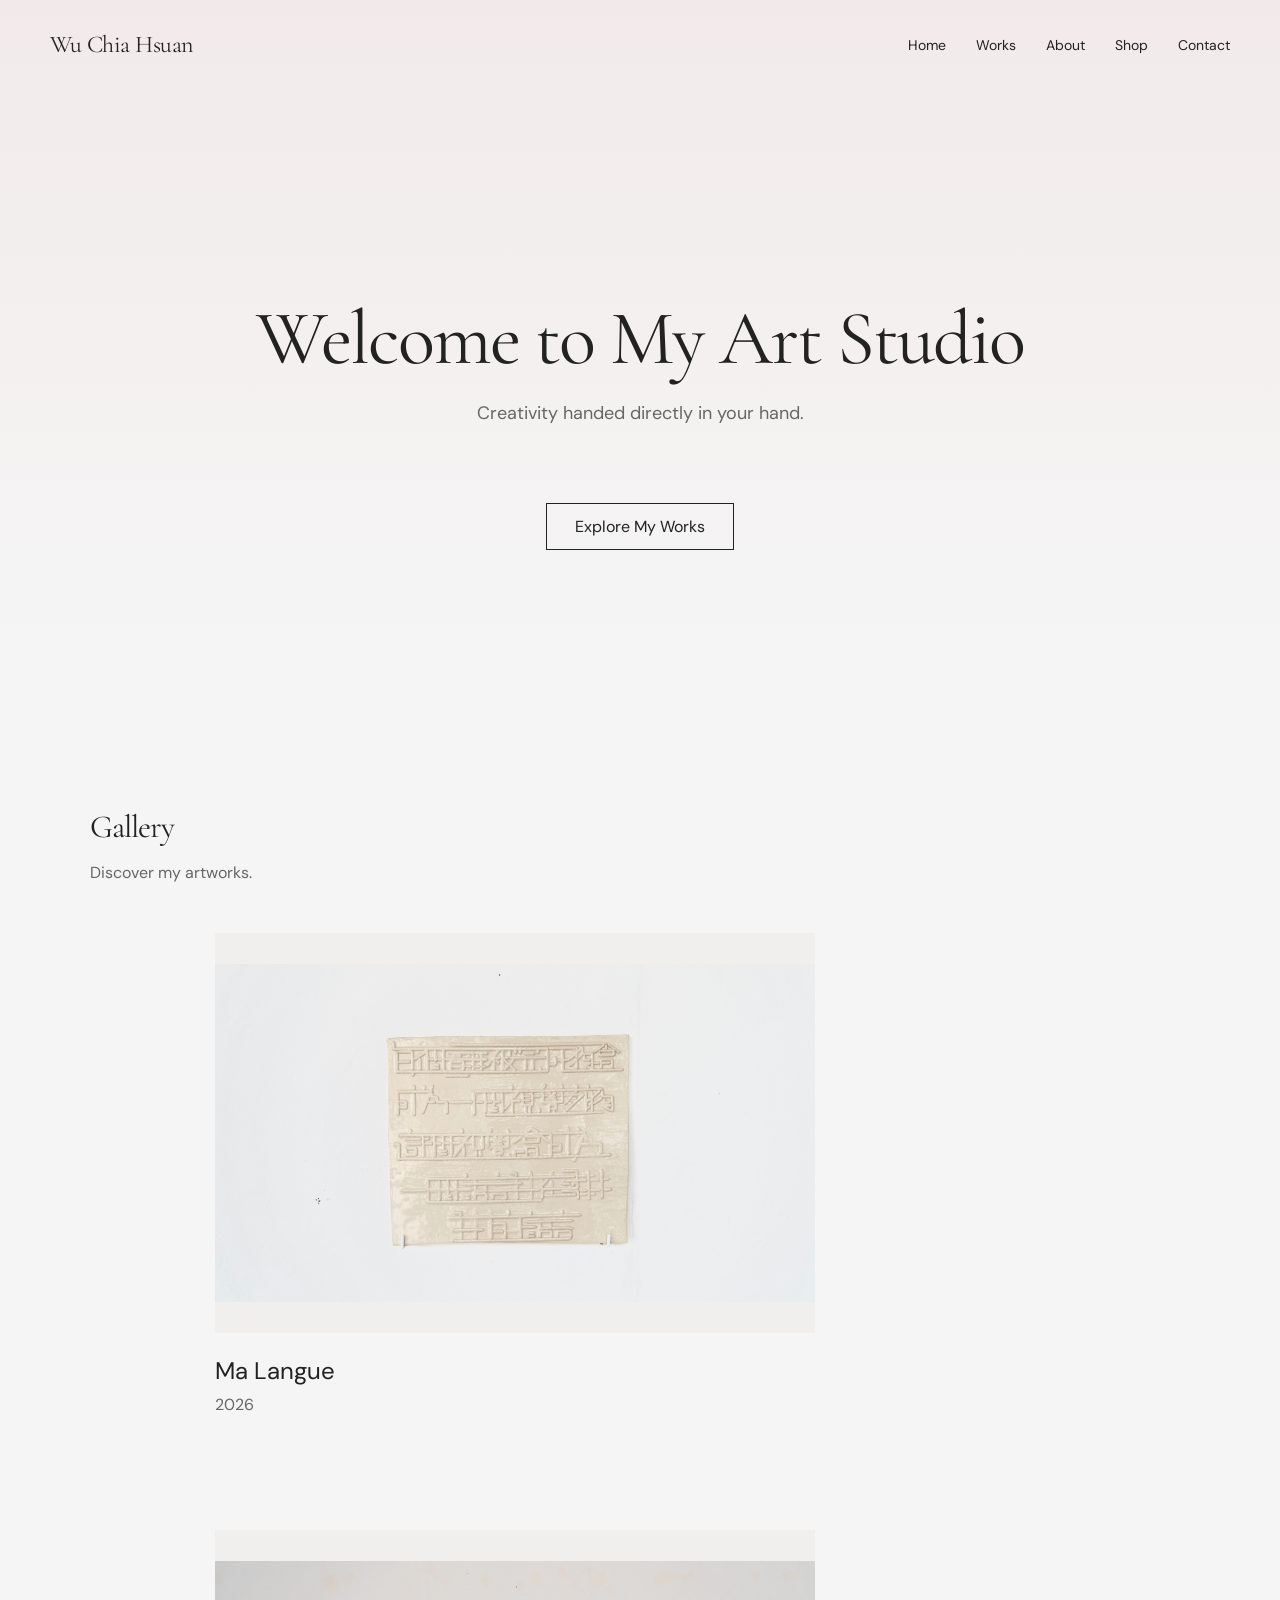
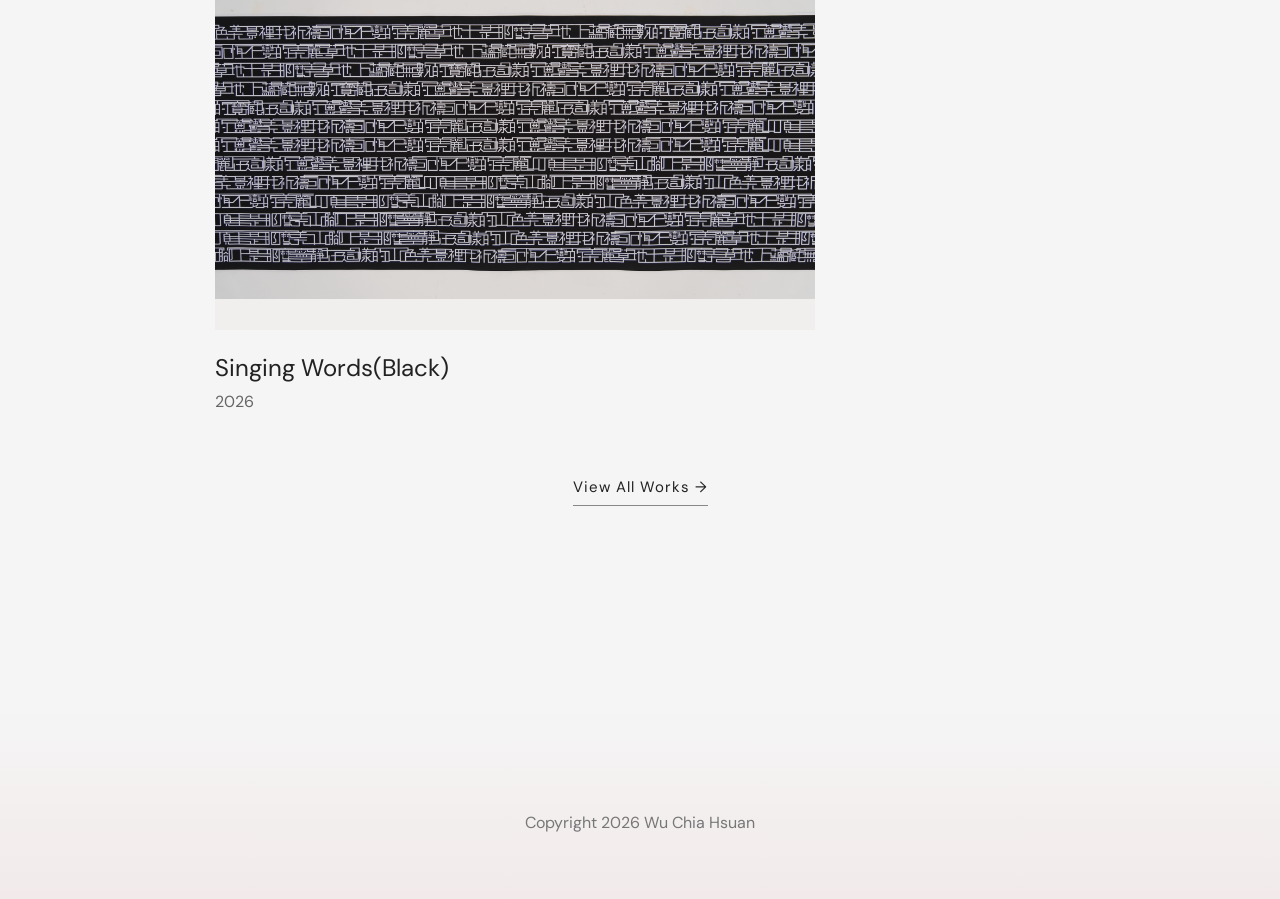
<file: index.html>
<!DOCTYPE html>
<html lang="en">

<head>
    <meta charset="UTF-8">
    <meta name="viewport" content="width=device-width, initial-scale=1.0">

    <title>My Art Studio | Original Artworks</title>
    <link rel="stylesheet" href="style.css">
</head>

<body>

    <header>

        <h1>Wu Chia Hsuan</h1>

        <nav>
            <a href="#">Home</a>
            <a href="works.html">Works</a>
            <a href="about.html">About</a>
           <a href="shop.html">Shop</a>
          <a href="contact.html">Contact</a>
        </nav>

    </header>


    <main>

        <section class="hero">

            <h2>Welcome to My Art Studio</h2>

            <p>
                Creativity handed directly in your hand.
            </p>

            <a href="works.html" class="hero-button">
                Explore My Works
            </a>

        </section>


     <section class="featured-gallery">

    <h2>Gallery</h2>

    <p>
        Discover my artworks.
    </p>

    <div id="gallery"></div>
    <a href="works.html" class="view-all-works">
    View All Works →
</a>

</section>

    </main>


    <footer>

        <p>
            Copyright 2026 Wu Chia Hsuan
        </p>

    </footer>

<script src="artworks.js"></script>
    <script src="script.js"></script>
</body>

</html>
</file>
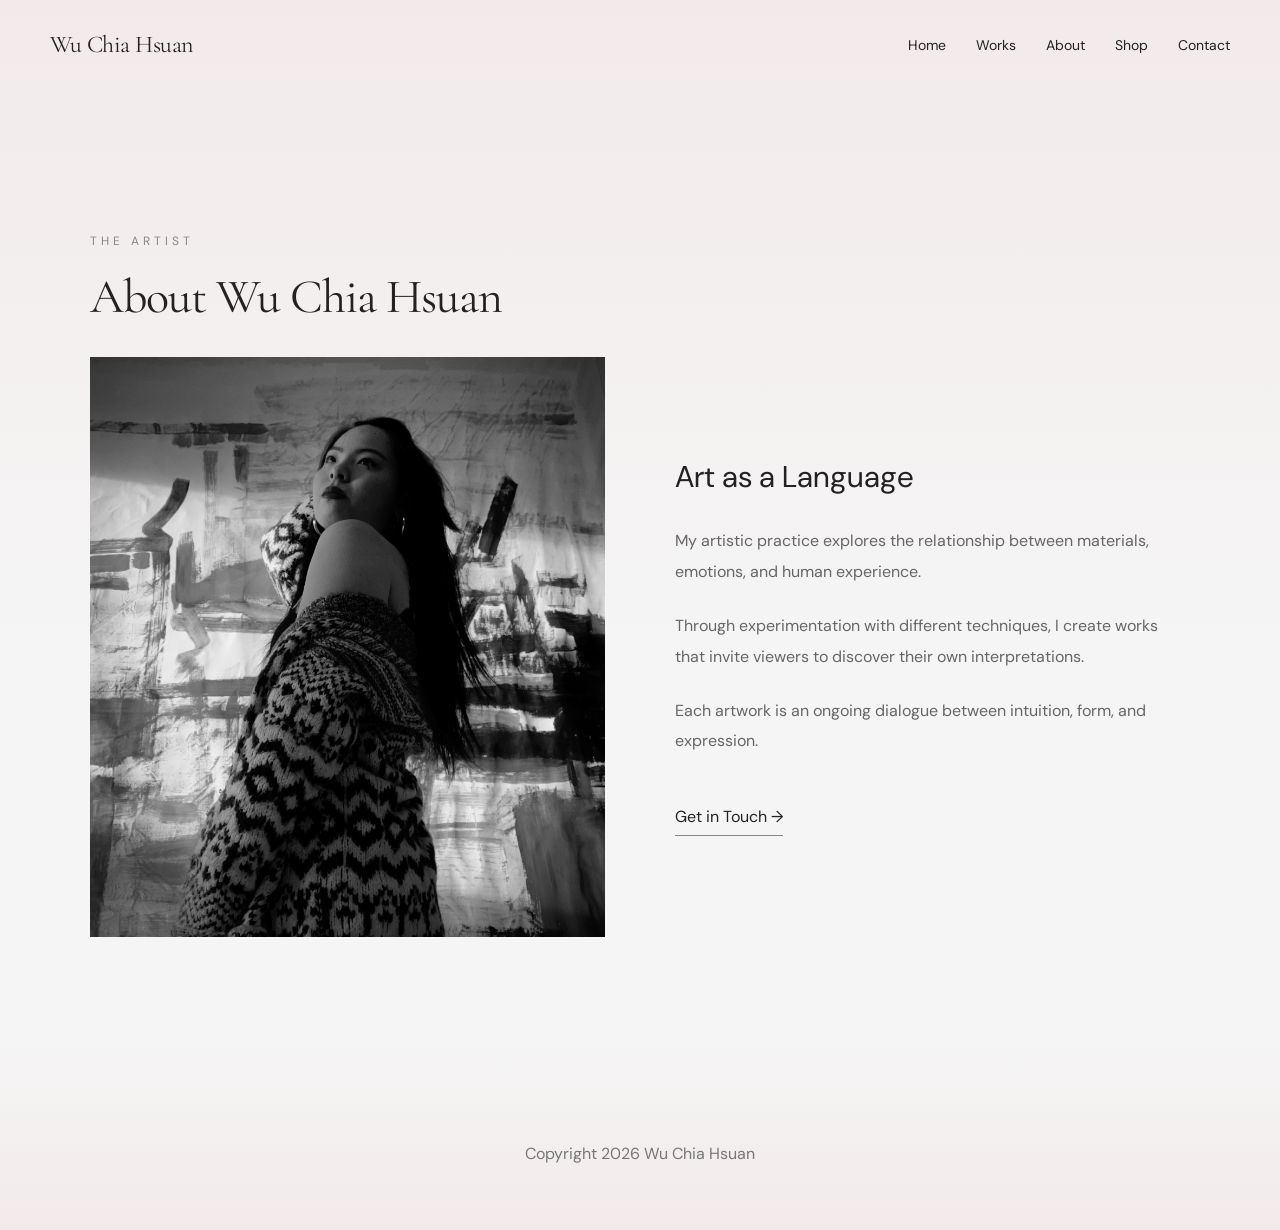
<file: about.html>
<!DOCTYPE html>
<html lang="en">

<head>
    <meta charset="UTF-8">
    <meta name="viewport" content="width=device-width, initial-scale=1.0">

    <title>About | Wu Chia Hsuan</title>

    <link rel="stylesheet" href="style.css">
</head>

<body>

    <header>
        <h1>Wu Chia Hsuan</h1>

        <nav>
            <a href="index.html">Home</a>
            <a href="works.html">Works</a>
            <a href="about.html">About</a>
            <a href="shop.html">Shop</a>
            <a href="contact.html">Contact</a>
        </nav>
    </header>

    <main>

        <section class="about-page">

            <p class="about-label">THE ARTIST</p>

            <h2>About Wu Chia Hsuan</h2>

            <div class="about-layout">

               <div class="about-image">
    <img src="images/artist-portrait.jpg" alt="Artist portrait">
</div>

                <div class="about-text">

                    <h3>Art as a Language</h3>

                    <p>
                        My artistic practice explores the relationship
                        between materials, emotions, and human experience.
                    </p>

                    <p>
                        Through experimentation with different techniques,
                        I create works that invite viewers to discover
                        their own interpretations.
                    </p>

                    <p>
                        Each artwork is an ongoing dialogue between
                        intuition, form, and expression.
                    </p>

                    <a class="about-contact-link" href="contact.html">
                        Get in Touch →
                    </a>

                </div>

            </div>

        </section>

    </main>

    <footer>
        <p>Copyright 2026 Wu Chia Hsuan</p>
    </footer>
<script>
document.addEventListener("DOMContentLoaded", function () {
   const aboutTitle = document.querySelector(".about-page > h2");

if (aboutTitle) {
    const titleObserver = new IntersectionObserver((entries) => {
        entries.forEach((entry) => {
            if (entry.isIntersecting) {
                entry.target.classList.add("is-visible");
                titleObserver.unobserve(entry.target);
            }
        });
    }, {
        threshold: 0.2
    });

    titleObserver.observe(aboutTitle);
}
    const aboutText = document.querySelector(".about-text");

    if (!aboutText) return;

    const observer = new IntersectionObserver((entries) => {
        entries.forEach((entry) => {
            if (entry.isIntersecting) {
                entry.target.classList.add("is-visible");
                observer.unobserve(entry.target);
            }
        });
    }, {
        threshold: 0.2
    });

    observer.observe(aboutText);
    // About Portrait - Mobile Scroll Color
const aboutImage = document.querySelector(".about-image img");

if (aboutImage) {
    const imageObserver = new IntersectionObserver((entries) => {
        entries.forEach((entry) => {
            if (entry.isIntersecting) {
    entry.target.parentElement.classList.add("is-color");
} else {
    entry.target.parentElement.classList.remove("is-color");
}
        });
    }, {
        threshold: 0.3
    });

    imageObserver.observe(aboutImage);
}
});
</script>
</body>

</html>
</file>
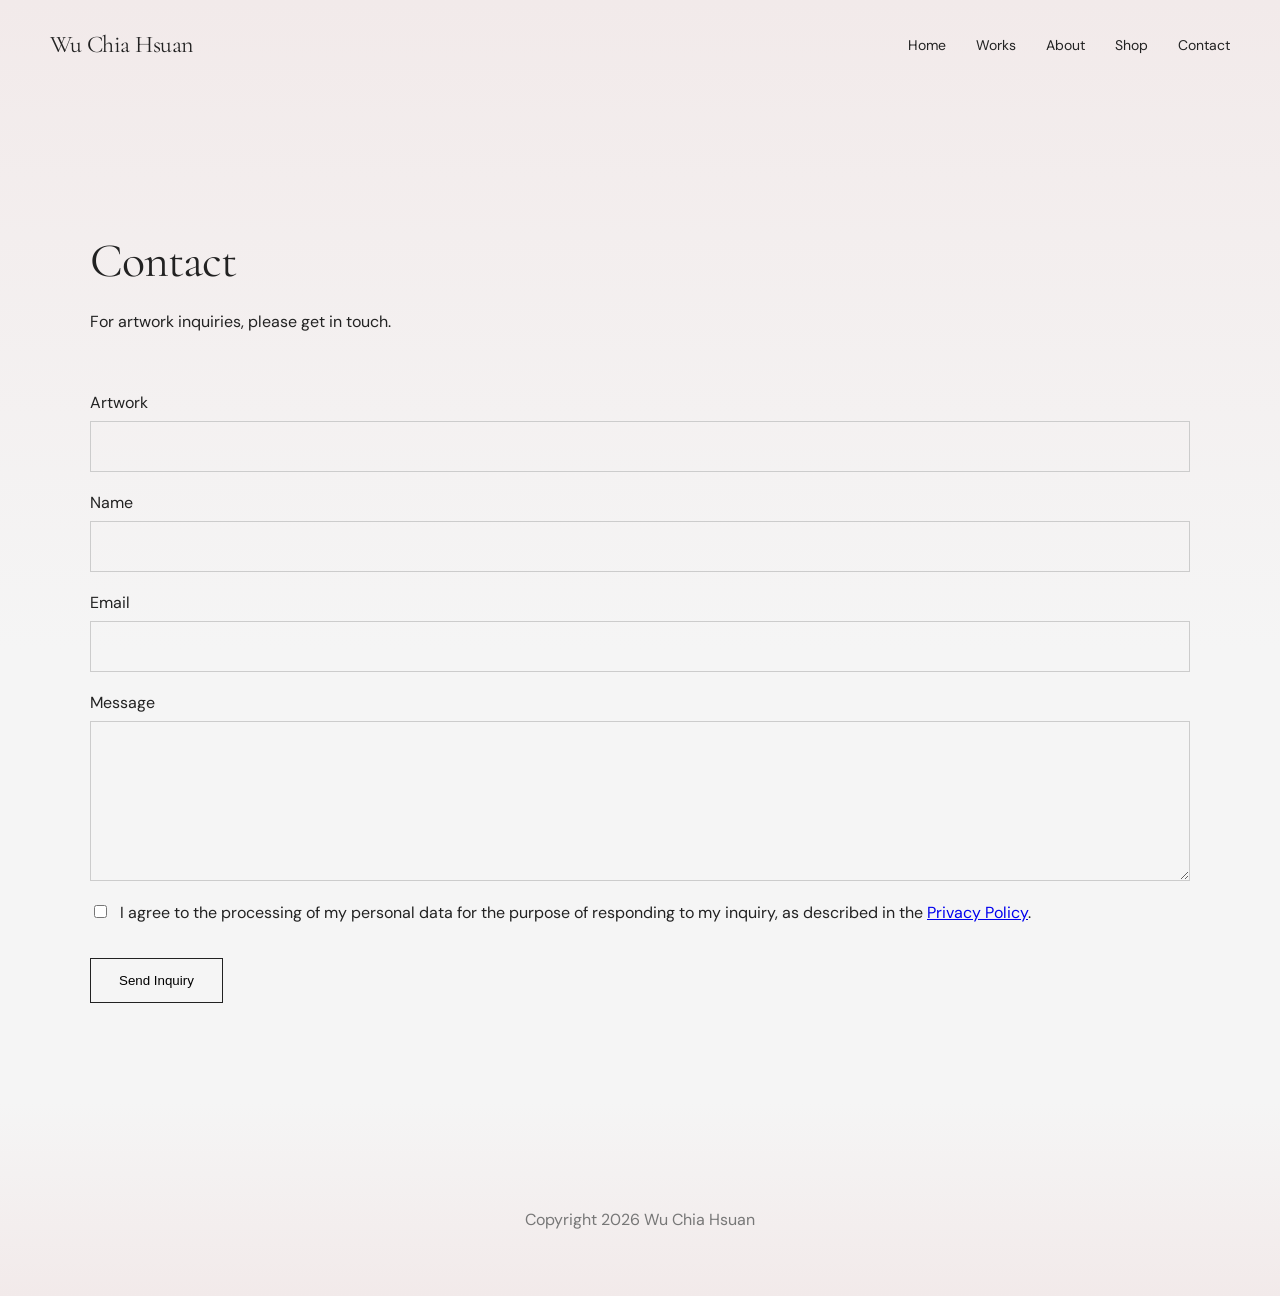
<file: contact.html>
<!DOCTYPE html>
<html lang="en">

<head>
    <meta charset="UTF-8">
    <meta name="viewport" content="width=device-width, initial-scale=1.0">

    <title>Contact | My Art Studio</title>

    <link rel="stylesheet" href="style.css">
</head>

<body>

    <header>

        <h1>Wu Chia Hsuan</h1>

        <nav>
            <a href="index.html">Home</a>
            <a href="works.html">Works</a>
            <a href="about.html">About</a>
            <a href="shop.html">Shop</a>
            <a href="contact.html">Contact</a>
        </nav>

    </header>


    <main>

        <section class="contact">

            <h2>Contact</h2>

            <p>
                For artwork inquiries, please get in touch.
            </p>
  <form action="https://formspree.io/f/xeaeedgl" method="POST">

    <label for="artwork">Artwork</label>

    <input
        type="text"
        id="artwork"
        name="artwork"
        readonly
    >


    <label for="name">Name</label>

    <input
        type="text"
        id="name"
        name="name"
        required
    >


    <label for="email">Email</label>

    <input
        type="email"
        id="email"
        name="email"
        required
    >


    <label for="message">Message</label>

    <textarea
        id="message"
        name="message"
        required
    ></textarea>


    <label class="privacy-consent">

        <input
            type="checkbox"
            id="privacy"
            name="privacy"
            required
        >

        <span>
            I agree to the processing of my personal data
            for the purpose of responding to my inquiry,
            as described in the
            <a href="privacy.html" target="_blank">Privacy Policy</a>.
        </span>

    </label>


    <button type="submit">Send Inquiry</button>

</form>

    </main>


    <footer>

        <p>Copyright 2026 Wu Chia Hsuan</p>

    </footer>

    <script src="artworks.js"></script>
    <script src="contact.js"></script>

    <script>
document.addEventListener("DOMContentLoaded", function () {
    const contactText = document.querySelectorAll(
        ".contact > h2, .contact > p"
    );

    const observer = new IntersectionObserver((entries) => {
        entries.forEach((entry) => {
            if (entry.isIntersecting) {
                entry.target.classList.add("is-visible");
                observer.unobserve(entry.target);
            }
        });
    }, {
        threshold: 0.2
    });

    contactText.forEach((element) => observer.observe(element));
});
</script>
</body>

</html>
</file>
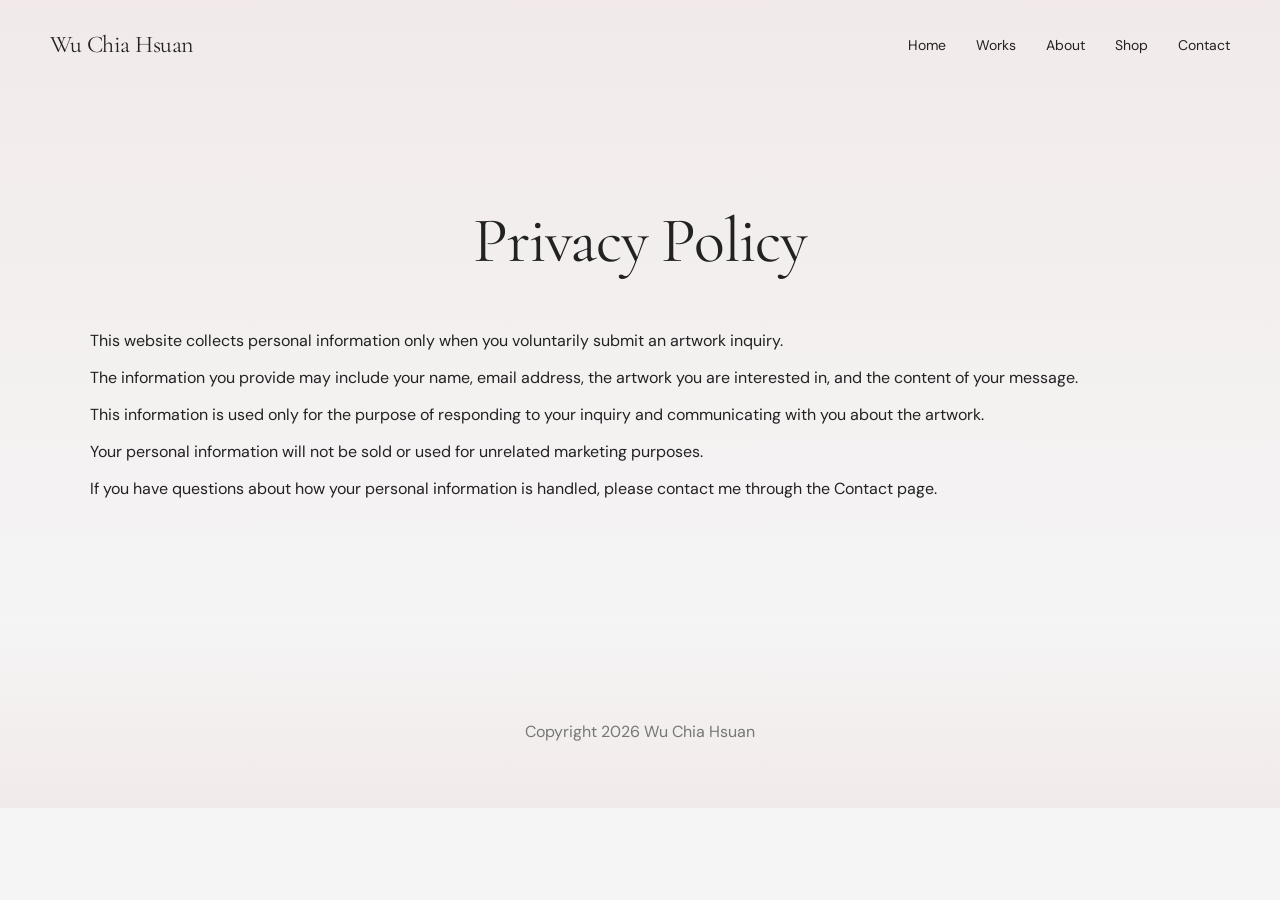
<file: privacy.html>
<!DOCTYPE html>
<html lang="en">

<head>
    <meta charset="UTF-8">
    <meta name="viewport" content="width=device-width, initial-scale=1.0">

    <title>Privacy Policy | Wu Chia Hsuan</title>

    <link rel="stylesheet" href="style.css">
</head>

<body>

    <header>

        <h1>Wu Chia Hsuan</h1>

        <nav>
            <a href="index.html">Home</a>
            <a href="works.html">Works</a>
            <a href="about.html">About</a>
            <a href="shop.html">Shop</a>
            <a href="contact.html">Contact</a>
        </nav>

    </header>


    <main>

        <section class="privacy">

            <h2>Privacy Policy</h2>

            <p>
                This website collects personal information only when
                you voluntarily submit an artwork inquiry.
            </p>

            <p>
                The information you provide may include your name,
                email address, the artwork you are interested in,
                and the content of your message.
            </p>

            <p>
                This information is used only for the purpose of
                responding to your inquiry and communicating with
                you about the artwork.
            </p>

            <p>
                Your personal information will not be sold or used
                for unrelated marketing purposes.
            </p>

            <p>
                If you have questions about how your personal
                information is handled, please contact me through
                the Contact page.
            </p>

        </section>

    </main>


    <footer>

        <p>Copyright 2026 Wu Chia Hsuan</p>

    </footer>

    <script>
document.addEventListener("DOMContentLoaded", function () {
    const privacyTitle = document.querySelector(".privacy > h2");

    if (!privacyTitle) return;

    const observer = new IntersectionObserver((entries) => {
        entries.forEach((entry) => {
            if (entry.isIntersecting) {
                entry.target.classList.add("is-visible");
                observer.unobserve(entry.target);
            }
        });
    }, {
        threshold: 0.2
    });

    observer.observe(privacyTitle);
});
</script>
</body>

</html>
</file>
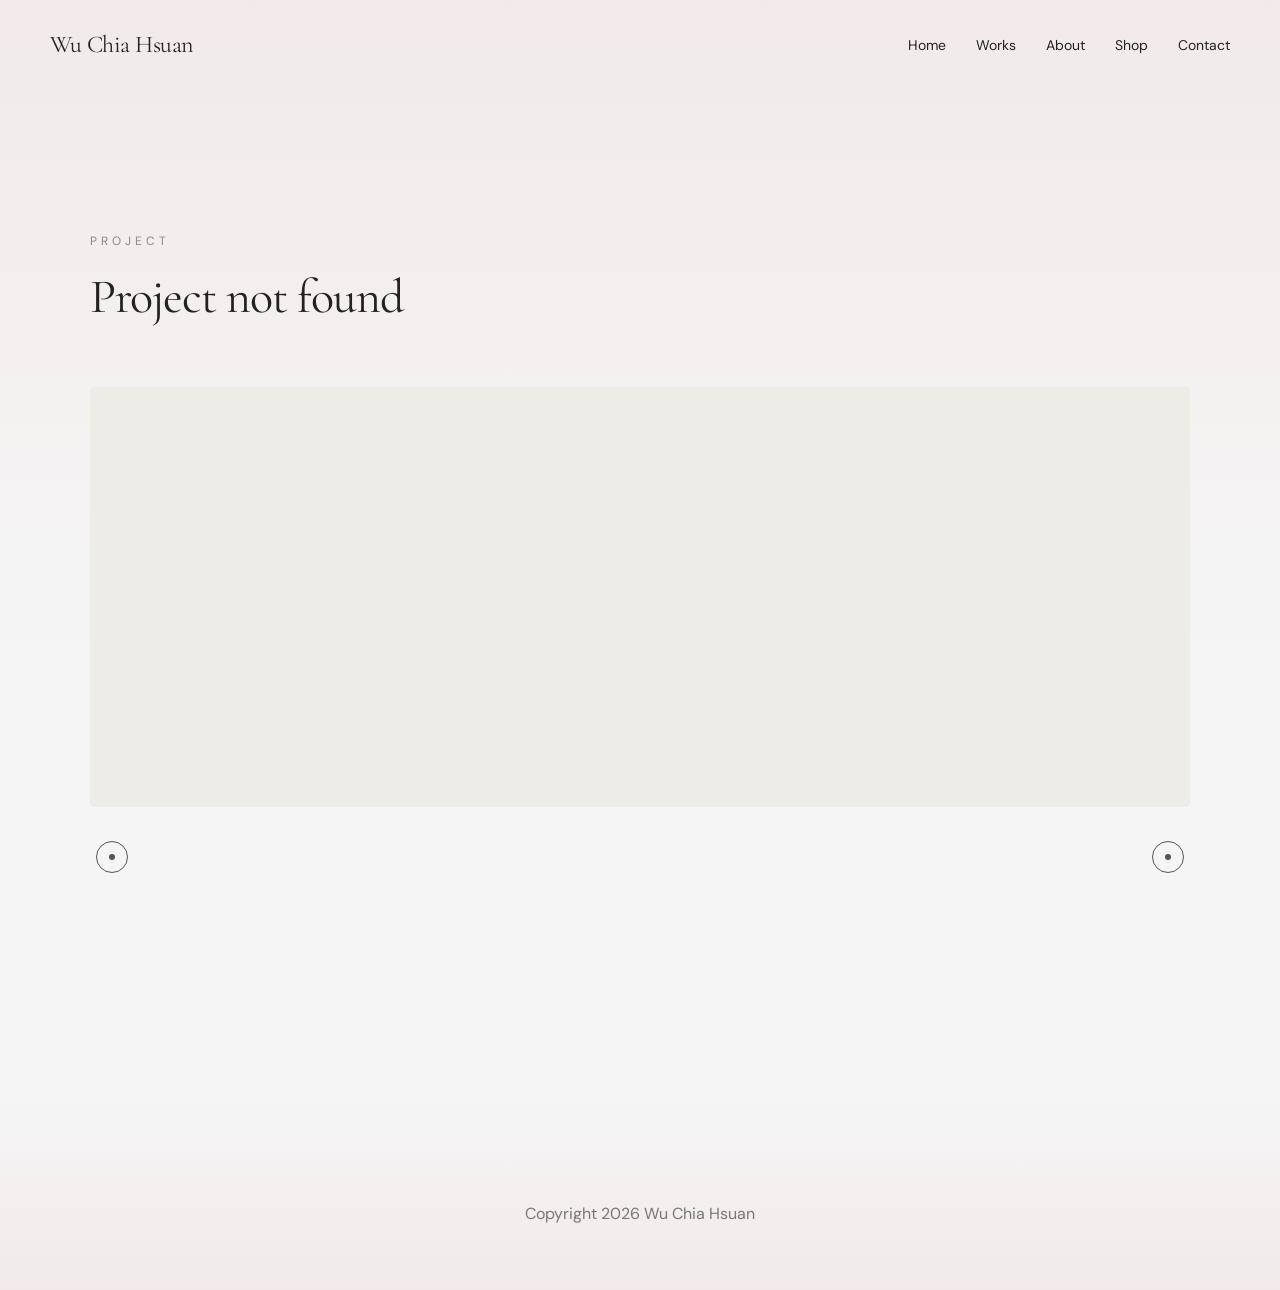
<file: project.html>
<!DOCTYPE html>
<html lang="en">
<head>
    <meta charset="UTF-8">
    <meta name="viewport" content="width=device-width, initial-scale=1.0">
    <title>Project | Wu Chia Hsuan</title>
    <link rel="stylesheet" href="style.css">
</head>
<body>
    <header>
        <h1>Wu Chia Hsuan</h1>
        <nav>
            <a href="index.html">Home</a>
            <a href="works.html">Works</a>
            <a href="about.html">About</a>
            <a href="shop.html">Shop</a>
            <a href="contact.html">Contact</a>
        </nav>
    </header>

    <main>
        <section class="works-page">
            <p class="works-label">PROJECT</p>
            <h2 id="project-title"></h2>
            <p id="project-year" class="works-intro"></p>

            <div class="project-hero">
                <div class="project-curtain">
                    <h3>About the Project</h3>
                    <p id="project-description-text"></p>
                </div>
            </div>

            <div class="project-gallery-wrapper">
                <button class="gallery-arrow gallery-prev"
                        type="button"
                        aria-label="Previous artworks">
                    <span class="gallery-dot" aria-hidden="true"></span>
                </button>

                <div id="project-artworks" class="gallery-grid"></div>

                <button class="gallery-arrow gallery-next"
                        type="button"
                        aria-label="Next artworks">
                    <span class="gallery-dot" aria-hidden="true"></span>
                </button>
            </div>
        </section>
    </main>

    <footer>
        <p>Copyright 2026 Wu Chia Hsuan</p>
    </footer>

    <script src="artworks.js"></script>
    <script src="projects.js"></script>
    <script src="project.js"></script>
</body>
</html>
</file>
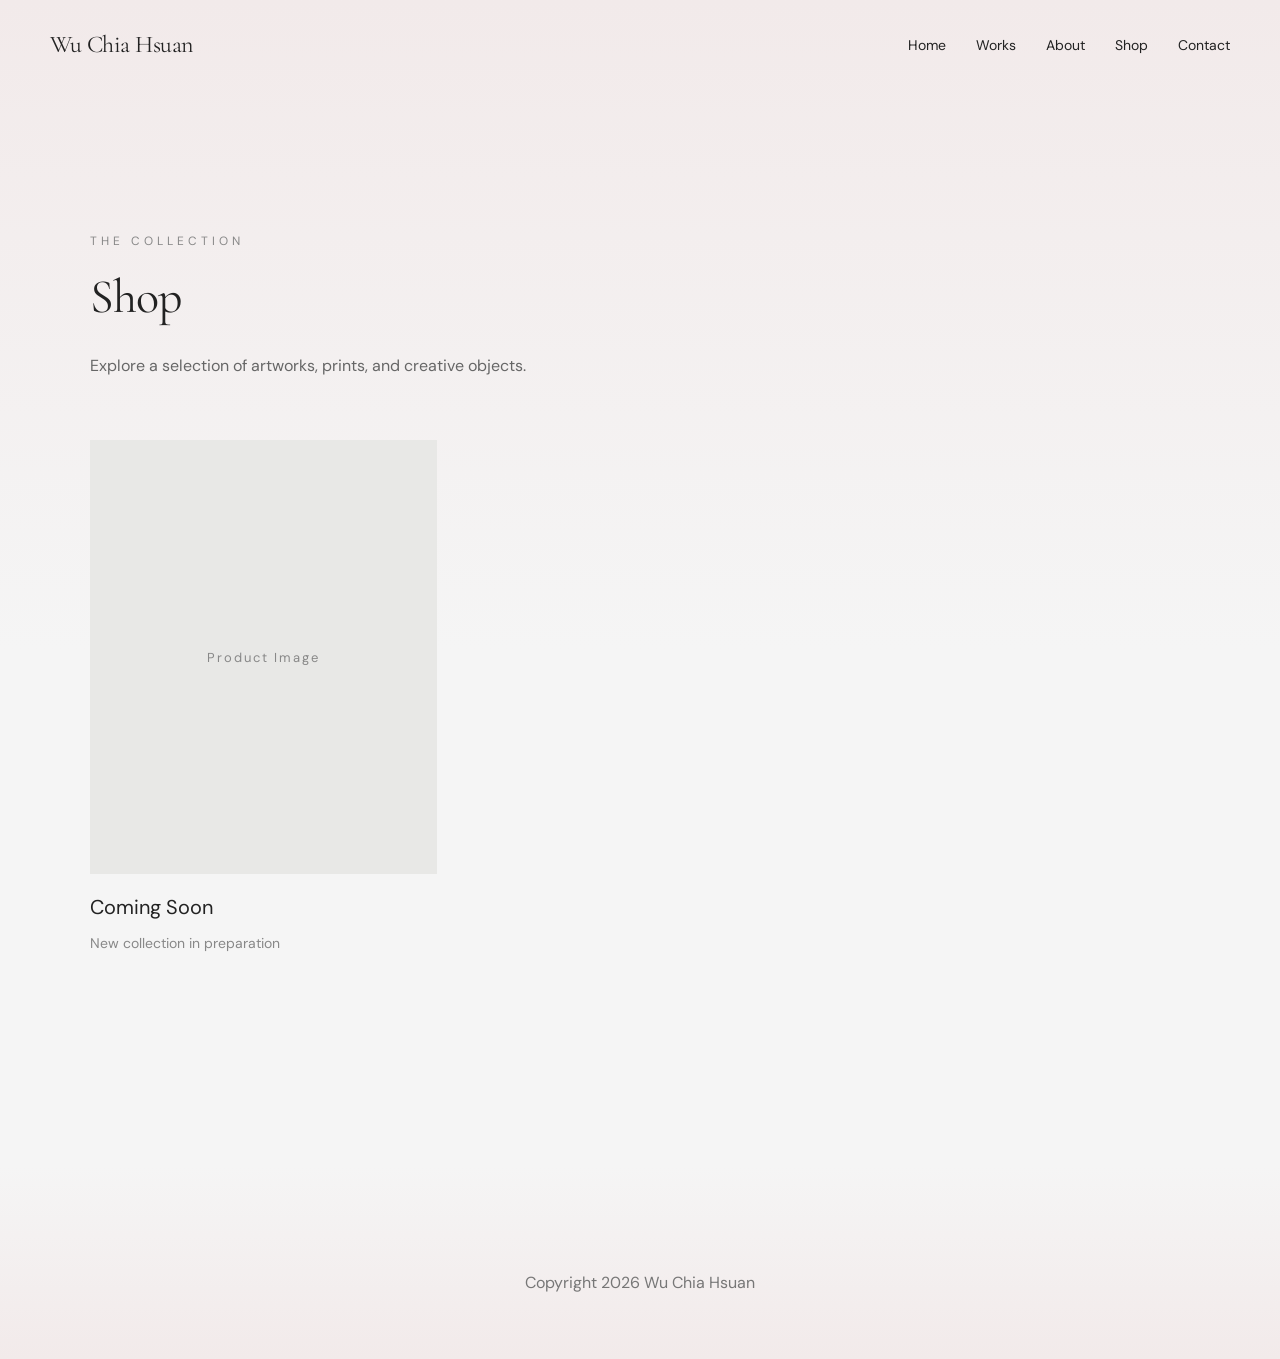
<file: shop.html>
<!DOCTYPE html>
<html lang="en">

<head>
    <meta charset="UTF-8">
    <meta name="viewport" content="width=device-width, initial-scale=1.0">

    <title>Shop | Wu Chia Hsuan</title>

    <link rel="stylesheet" href="style.css">
</head>

<body>

    <header>
        <h1>Wu Chia Hsuan</h1>

        <nav>
            <a href="index.html">Home</a>
            <a href="works.html">Works</a>
            <a href="about.html">About</a>
            <a href="shop.html">Shop</a>
            <a href="contact.html">Contact</a>
        </nav>
    </header>

    <main>
        <section class="shop-page">

            <p class="shop-label">THE COLLECTION</p>

            <h2>Shop</h2>

            <p class="shop-intro">
                Explore a selection of artworks, prints,
                and creative objects.
            </p>

            <div class="shop-grid">

                <div class="shop-item">
                    <div class="shop-placeholder">
                        Product Image
                    </div>

                    <h3>Coming Soon</h3>
                    <p>New collection in preparation</p>
                </div>

            </div>

        </section>
    </main>

    <footer>
        <p>Copyright 2026 Wu Chia Hsuan</p>
    </footer>

    <script>
document.addEventListener("DOMContentLoaded", function () {
    const shopText = document.querySelectorAll(
        ".shop-page > .shop-label, .shop-page > h2, .shop-page > .shop-intro"
    );

    const observer = new IntersectionObserver((entries) => {
        entries.forEach((entry) => {
            if (entry.isIntersecting) {
                entry.target.classList.add("is-visible");
                observer.unobserve(entry.target);
            }
        });
    }, {
        threshold: 0.2
    });

    shopText.forEach((element) => observer.observe(element));
});
</script>
</body>
</html>
</file>
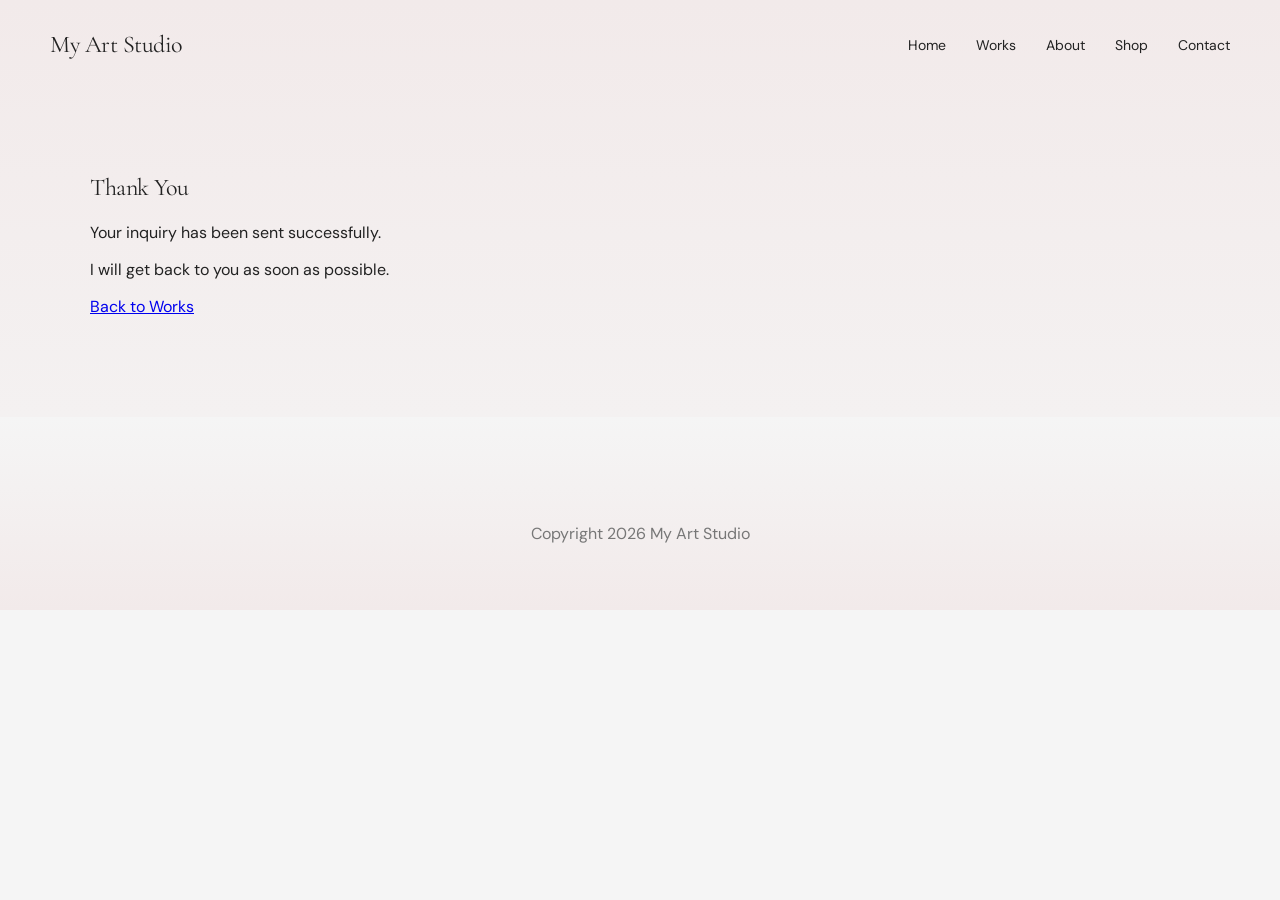
<file: success.html>
<!DOCTYPE html>
<html lang="en">

<head>
    <meta charset="UTF-8">
    <meta name="viewport" content="width=device-width, initial-scale=1.0">

    <title>Thank You | My Art Studio</title>

    <link rel="stylesheet" href="style.css">
</head>

<body>

    <header>

        <h1>My Art Studio</h1>

        <nav>
            <a href="index.html">Home</a>
            <a href="index.html#gallery">Works</a>
            <a href="#">About</a>
            <a href="#">Shop</a>
            <a href="contact.html">Contact</a>
        </nav>

    </header>


    <main>

        <section class="success">

            <h2>Thank You</h2>

            <p>
                Your inquiry has been sent successfully.
            </p>

            <p>
                I will get back to you as soon as possible.
            </p>

            <a href="index.html#gallery">Back to Works</a>

        </section>

    </main>


    <footer>

        <p>Copyright 2026 My Art Studio</p>

    </footer>

</body>

</html>
</file>
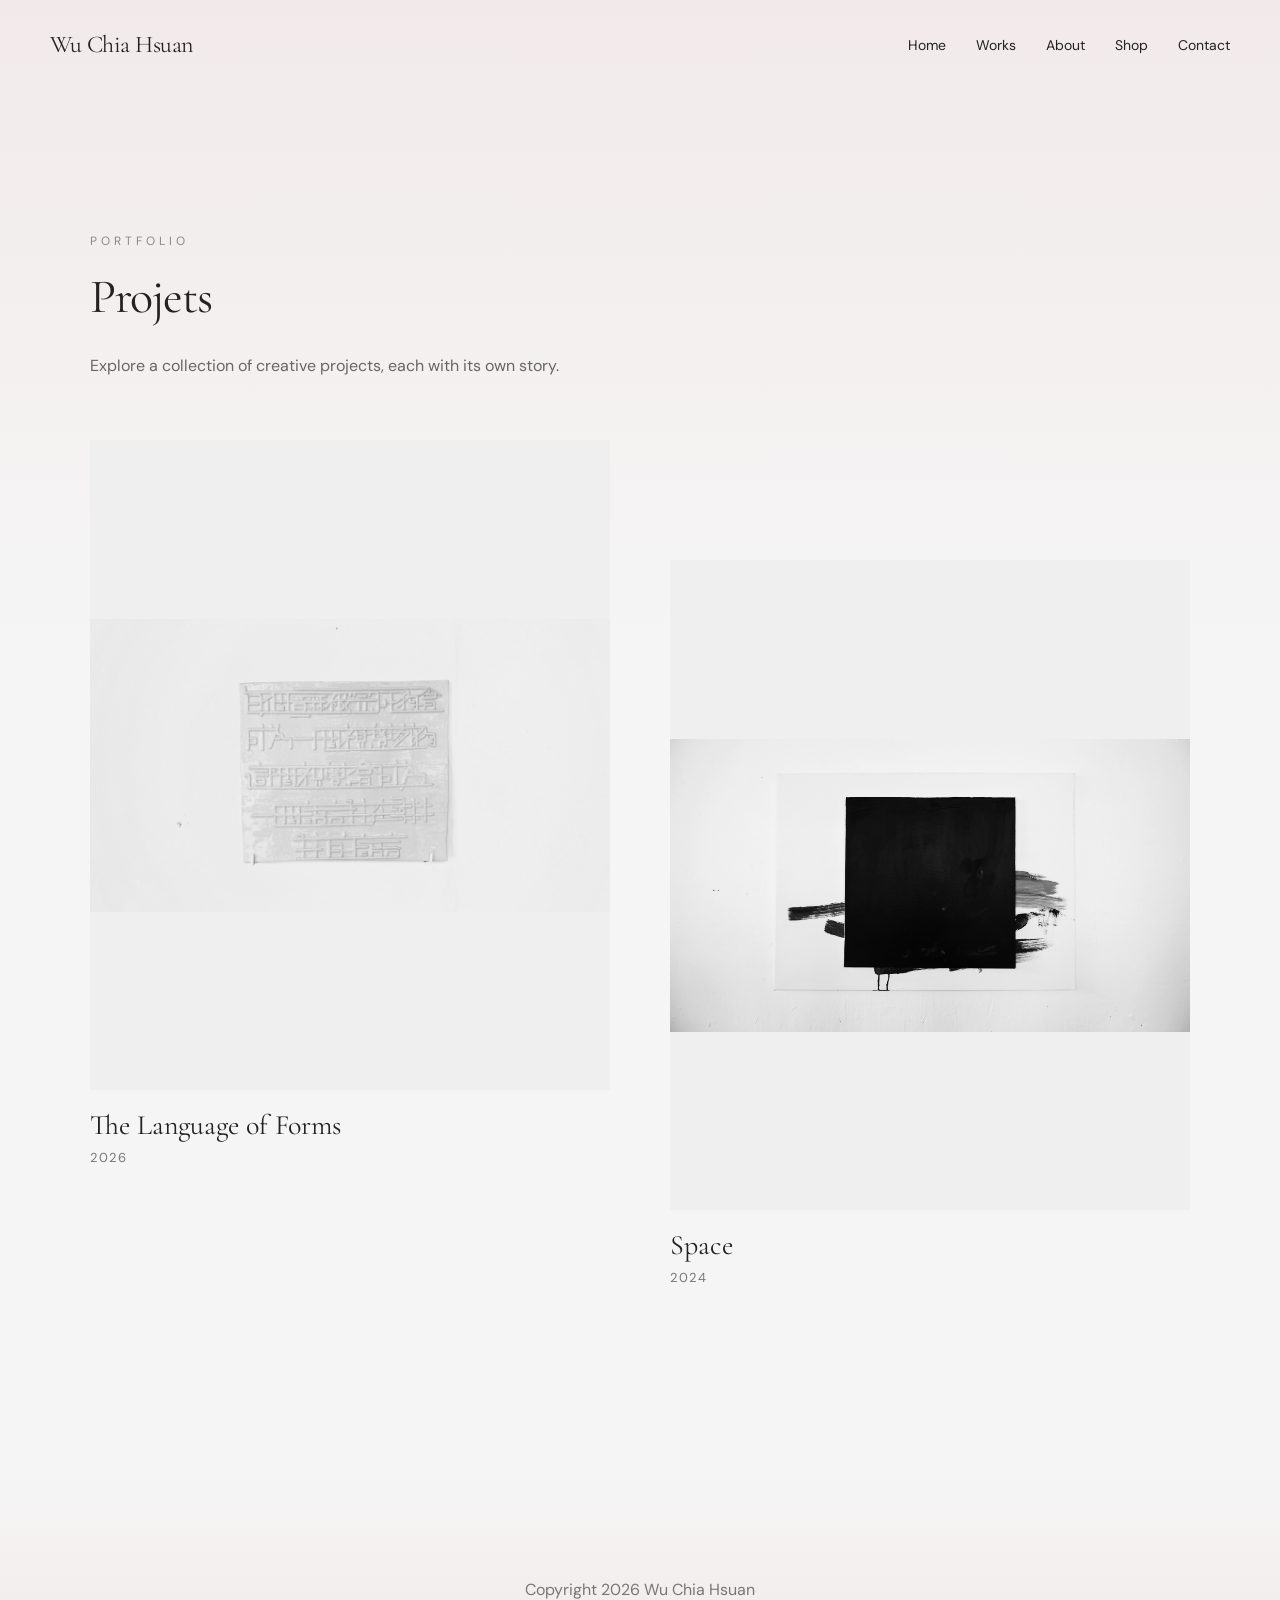
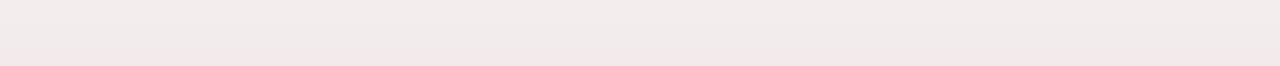
<file: works.html>
<!DOCTYPE html>
<html lang="en">

<head>
    <meta charset="UTF-8">
    <meta name="viewport" content="width=device-width, initial-scale=1.0">

    <title>Works | Wu Chia Hsuan</title>
    <link rel="stylesheet" href="style.css">
</head>

<body>

    <header>
        <h1>Wu Chia Hsuan</h1>

        <nav>
            <a href="index.html">Home</a>
            <a href="works.html">Works</a>
            <a href="about.html">About</a>
            <a href="shop.html">Shop</a>
            <a href="contact.html">Contact</a>
        </nav>
    </header>

    <main>
        <section class="works-page">

            <p class="works-label">PORTFOLIO</p>

            <h2>Projets</h2>

            <p class="works-intro">
                Explore a collection of creative projects, each with its own story.
            </p>

            <div id="works-grid" class="gallery-grid">
                <!-- Artworks will appear here -->
            </div>

        </section>
    </main>

    <footer>
        <p>Copyright 2026 Wu Chia Hsuan</p>
    </footer>

    <script src="artworks.js"></script>
    <script src="projects.js"></script>
    <script src="works.js"></script>

<script>
document.addEventListener("DOMContentLoaded", function () {
    const worksText = document.querySelectorAll(
        ".works-page > h2, .works-page > .works-intro"
    );

    const observer = new IntersectionObserver((entries) => {
        entries.forEach((entry) => {
            if (entry.isIntersecting) {
                entry.target.classList.add("is-visible");
                observer.unobserve(entry.target);
            }
        });
    }, {
        threshold: 0.2
    });

    worksText.forEach((element) => {
        observer.observe(element);
    });
});
</script>
</body>
</html>
</file>
<file: style.css>
@import url('https://fonts.googleapis.com/css2?family=Cormorant+Garamond:wght@400;500;600&family=DM+Sans:wght@400;500;600&display=swap');
* {
    box-sizing: border-box;
}

body {
    margin: 0;
    background: linear-gradient(to bottom, #F2EAEA 0px, #F5F5F5 650px) no-repeat, #F5F5F5;
    color: #222;
    font-family: Arial, Helvetica, sans-serif;
}


/* Header */

header {
    display: flex;
    justify-content: space-between;
    align-items: center;

    padding: 30px 50px;

    border-bottom: none;
    background: transparent;
}

header h1 {
    margin: 0;
    font-size: 24px;
    font-weight: normal;
}


/* Navigation */

nav {
    display: flex;
    gap: 30px;
}

nav a {
    color: #222;
    text-decoration: none;
    font-size: 14px;
}

nav a:hover {
    text-decoration: underline;
}


/* Main */

main {
    max-width: 1200px;
    margin: 0 auto;
    padding: 64px 50px 100px;
}


/* Hero */

main > section.hero {
    text-align: center;
    padding: 80px 20px;
}

main > section.hero h2 {
    font-size: 60px;
    font-weight: normal;
    margin-bottom: 20px;
}

main > section.hero p {
    font-size: 18px;
    color: #666;
}


/* Button */

button {
    margin-top: 25px;
    padding: 14px 28px;

    border: 1px solid #222;
    background: transparent;

    cursor: pointer;
}

button:hover {
    background: #222;
    color: white;
}


/* Works */

main > section:nth-child(2) {
    margin-top: 80px;
}

main > section:nth-child(2) h2 {
    font-size: 32px;
    font-weight: normal;
}

main > section:nth-child(2) img {
    display: block;

    width: 100%;
    max-width: 600px;
    height: auto;

    margin-top: 40px;
}


/* Artwork information */

main > section:nth-child(2) h3 {
    font-size: 22px;
    font-weight: normal;
    margin-top: 25px;
}

main > section:nth-child(2) p {
    color: #666;
}


/* Footer */

footer {
    padding: 90px 50px 50px;
    border-top: none;
    text-align: center;
    color: #777;

    background: linear-gradient(
        to bottom,
        #F5F5F5 0%,
        #F2EAEA 100%
    );
}
/* Gallery */

#gallery {
    display: grid;

    grid-template-columns: repeat(3, 1fr);

    gap: 40px;

    margin-top: 40px;
}


/* Artwork cards */

#gallery > div {
    width: 100%;
}

#gallery img {
    width: 100%;
    height: 400px;

    object-fit: cover;

    margin: 0;
}

#gallery h3 {
    margin-top: 18px;
    margin-bottom: 8px;
}

#gallery p {
    margin: 5px 0;
}
/* Responsive Design */

@media (max-width: 900px) {

    #gallery {
        grid-template-columns: repeat(2, 1fr);
    }

}


@media (max-width: 600px) {

    header {
        flex-direction: column;
        gap: 20px;
    }

    nav {
        gap: 15px;
        flex-wrap: wrap;
        justify-content: center;
    }

    main {
        padding: 60px 20px;
    }

    main > section:first-child h2 {
        font-size: 40px;
    }

    #gallery {
        grid-template-columns: 1fr;
    }

}
/* Artwork Detail Page */

.artwork-detail {
    display: grid;
    grid-template-columns: 2fr 1fr;
    gap: 70px;
    align-items: start;
}

.artwork-detail img {
    width: 100%;
    height: auto;
    display: block;
}

.artwork-info {
    padding-top: 20px;
}

.artwork-info h2 {
    font-size: 36px;
    font-weight: normal;
    margin-top: 0;
    margin-bottom: 30px;
}

.artwork-info h3 {
    font-size: 24px;
    font-weight: normal;
    margin-top: 30px;
}

.artwork-info p {
    color: #666;
    line-height: 1.6;
}

.artwork-info button {
    margin-top: 30px;
}


/* Artwork Detail - Mobile */

@media (max-width: 700px) {

    .artwork-detail {
        grid-template-columns: 1fr;
        gap: 30px;
    }

    .artwork-info {
        padding-top: 0;
    }

}
/* Contact Page */

.contact {
    width: 100%;
    max-width: none;
    margin: 0;
}

.contact h2 {
    font-size: 40px;
    font-weight: normal;
    margin-bottom: 20px;
}

.contact form {
    display: flex;
    flex-direction: column;
    margin-top: 40px;
}

.contact label {
    margin-top: 20px;
    margin-bottom: 8px;
}

.contact input,
.contact textarea {
    width: 100%;
    padding: 14px;

    border: 1px solid #ccc;
    background: transparent;

    font-family: inherit;
    font-size: 16px;
}

.contact textarea {
    min-height: 160px;
    resize: vertical;
}

.contact button {
    align-self: flex-start;
}

.privacy-consent {
    display: flex;
    align-items: flex-start;
    gap: 10px;
    margin-top: 25px;
    line-height: 1.5;
}

.privacy-consent input {
    width: auto;
    margin-top: 4px;
}
/* About Page - Grayscale Style */

.about-page {
    background: transparent;
    color: #222;
    padding: 0;
}

.about-label {
    color: #888;
    letter-spacing: 4px;
    font-size: 12px;
}

/* About Page - Artist Portrait */

.about-image img {
    width: 100%;
    height: 580px;

    object-fit: cover;
    object-position: center;

    display: block;

    filter: grayscale(100%);
    transition: filter 0.6s ease;
}

.about-image img:hover {
    filter: grayscale(0%);
}
/* About Page Layout */

.about-page {
    text-align: left;
    padding: 0;
}

.about-page h2 {
    font-size: 52px;
    font-weight: normal;
    margin-top: 15px;
    margin-bottom: 48px;
    letter-spacing: -1px;
}

.about-layout {
    display: grid;
    grid-template-columns: 1fr 1fr;
    gap: 70px;
    align-items: center;
}

/* Artist Portrait Placeholder */

.about-image-placeholder {
    background: #e8e8e6;
    color: #888;

    min-height: 500px;

    display: flex;
    justify-content: center;
    align-items: center;

    font-size: 14px;
    letter-spacing: 2px;
}

/* About Text */

.about-text h3 {
    font-size: 32px;
    font-weight: normal;
    margin-bottom: 30px;
}

.about-text p {
    color: #666;
    font-size: 16px;
    line-height: 1.9;
    margin-bottom: 24px;
}

.about-contact-link {
    display: inline-block;
    margin-top: 25px;

    color: #222;
    text-decoration: none;

    border-bottom: 1px solid #888;
    padding-bottom: 8px;
}

.about-contact-link:hover {
    color: #888;
}

/* About Page - Mobile */

@media (max-width: 700px) {

    .about-page h2 {
        font-size: 36px;
        margin-bottom: 40px;
    }

    .about-layout {
        grid-template-columns: 1fr;
        gap: 35px;
    }

    .about-image-placeholder {
        min-height: 350px;
    }

    .about-text h3 {
        font-size: 26px;
    }

}
/* About Portrait - Mobile */

@media (max-width: 700px) {

    .about-image img {
        height: 420px;
    }

}
/* About Page - Editorial Typography */

.about-page {
    text-align: left;
}

.about-page h2 {
    text-align: left;
    font-size: 48px;
    letter-spacing: -1.5px;
    line-height: 1.15;
}

.about-label {
    text-align: left;
    font-size: 12px;
    letter-spacing: 4px;
    color: #888;
}

.about-text {
    text-align: left;
}

.about-text h3 {
    font-size: 30px;
    line-height: 1.3;
    margin-top: 0;
}

.about-text p {
    font-size: 16px;
    line-height: 1.9;
    color: #666;
}

/* About Typography - Mobile */

@media (max-width: 700px) {
    .about-page h2 {
        font-size: 36px;
    }

    .about-text h3 {
        font-size: 26px;
    }
}
/* Shop Page - Grayscale Style */

main > section.shop-page {
    text-align: left;
    padding: 60px 20px 100px;
    background: transparent;
    color: #222;
}

.shop-label {
    color: #888;
    font-size: 12px;
    letter-spacing: 4px;
    margin-bottom: 15px;
}

main > section.shop-page h2 {
    font-size: 52px;
    font-weight: normal;
    letter-spacing: -1px;
    margin-bottom: 25px;
}

.shop-intro {
    color: #666;
    font-size: 16px;
    line-height: 1.8;
    margin-bottom: 60px;
}

/* Shop Product Grid */

.shop-grid {
    display: grid;
    grid-template-columns: repeat(3, 1fr);
    gap: 30px;
}

.shop-item {
    text-align: left;
}

.shop-placeholder {
    background: #e8e8e6;
    color: #888;
    aspect-ratio: 4 / 5;

    display: flex;
    justify-content: center;
    align-items: center;

    font-size: 13px;
    letter-spacing: 2px;
}

.shop-item h3 {
    font-size: 20px;
    font-weight: normal;
    margin-top: 20px;
    margin-bottom: 8px;
}

.shop-item p {
    color: #888;
    font-size: 14px;
}

/* Shop Page - Mobile */

@media (max-width: 700px) {
    main > section.shop-page {
        padding: 40px 20px 70px;
    }

    main > section.shop-page h2 {
        font-size: 36px;
    }

    .shop-grid {
        grid-template-columns: 1fr;
        gap: 40px;
    }
}
/* Mobile Homepage */

@media (max-width: 700px) {

    main > section:first-child h2 {
        font-size: 36px;
        line-height: 1.2;
    }

}
/* Mobile - Main Spacing */

@media (max-width: 700px) {

    main {
        padding: 30px 20px;
    }

}
/* Homepage Hero - Mobile */

@media (max-width: 700px) {
    main > section.hero {
        padding: 30px 10px 50px;
        min-height: 0;
        height: auto;
    }
}
/* Works Page - Grayscale Portfolio */

main > section.works-page {
    text-align: left;
    padding: 30px 0 80px;
    color: #222;
}

.works-label {
    color: #888;
    font-size: 12px;
    letter-spacing: 4px;
    margin-bottom: 15px;
}

main > section.works-page h2 {
    font-size: 52px;
    font-weight: normal;
    letter-spacing: -1px;
    line-height: 1.2;
    margin-bottom: 25px;
}

.works-intro {
    color: #666;
    font-size: 16px;
    line-height: 1.8;
    margin-bottom: 60px;
}

/* Works Artwork Cards */

#works-grid {
    display: grid;
    grid-template-columns: repeat(3, minmax(0, 1fr));
    gap: 40px 30px;
}

#works-grid .artwork-card {
    min-width: 0;
}

#works-grid .artwork-card img {
    width: 100%;
    aspect-ratio: 4 / 5;
    object-fit: contain;
    display: block;
    background: #f0efed;
    filter: grayscale(100%);
    transition: filter 0.5s ease;
}

#works-grid .artwork-card img:hover {
    filter: grayscale(0%);
}

#works-grid .artwork-card a {
    color: #222;
    text-decoration: none;
}

#works-grid .artwork-card h3 {
    font-size: 20px;
    font-weight: normal;
    margin: 18px 0 12px;
}

#works-grid .artwork-card p {
    color: #777;
    font-size: 14px;
    line-height: 1.6;
    margin: 4px 0;
}

/* Works Page - Mobile */

@media (max-width: 700px) {
    main > section.works-page {
        padding: 20px 0 50px;
    }

    main > section.works-page h2 {
        font-size: 36px;
    }

    #works-grid {
        grid-template-columns: 1fr;
        gap: 45px;
    }
}
/* Homepage - Featured Gallery */

.featured-gallery {
    padding: 70px 0 100px;
    text-align: left;
}

.featured-gallery > h2 {
    font-size: 44px;
    font-weight: normal;
    letter-spacing: -1px;
    margin-bottom: 15px;
}

.featured-gallery > p {
    color: #777;
    font-size: 16px;
    margin-bottom: 50px;
}

/* Featured Artwork */

.featured-gallery #gallery {
    display: grid;
    grid-template-columns: minmax(0, 1fr);
    gap: 110px;
    max-width: 850px;
    margin: 0 auto;
}

.featured-gallery #gallery img {
    width: 100%;
    max-height: 650px;
    object-fit: contain;
    display: block;
    background: #f0efed;
}

.featured-gallery #gallery a {
    color: #222;
    text-decoration: none;
}

.featured-gallery #gallery h3 {
    font-size: 24px;
    font-weight: normal;
    margin-top: 22px;
}

/* Featured Gallery - Mobile */

@media (max-width: 700px) {
    .featured-gallery {
        padding: 40px 0 60px;
    }

    .featured-gallery > h2 {
        font-size: 34px;
    }

    .featured-gallery #gallery {
        gap: 45px;
    }

    .featured-gallery #gallery h3 {
        font-size: 20px;
    }
}
/* Homepage - View All Works Link */

.featured-gallery .view-all-works {
    display: table;
    margin: 60px auto 0;
    padding-bottom: 8px;

    color: #222;
    font-size: 15px;
    letter-spacing: 1px;
    text-decoration: none;
    border-bottom: 1px solid #888;

    transition: color 0.3s ease;
}

.featured-gallery .view-all-works:hover {
    color: #888;
}
/* Art Book Typography */
header h1,
main h2 {
    font-family: "Cormorant Garamond", Georgia, serif;
    font-weight: 400;
    letter-spacing: -0.02em;
}
/* Global Body Typography */
body {
    font-family: "DM Sans", "Helvetica Neue", sans-serif;
}
/* Interior Page Heading Layout */
.works-page,
.about-page,
.shop-page {
    text-align: left;
}

.works-page h2,
.about-page h2,
.shop-page h2 {
    font-size: clamp(42px, 6vw, 68px);
    line-height: 1.1;
    margin-top: 20px;
    margin-bottom: 30px;
}
/* Shared Page Alignment */

main > section.works-page,
main > section.about-page,
main > section.shop-page,
main > section.contact {
    padding-top: 80px;
     padding-left: 0;
    padding-right: 0;
}
/* Shared Page Content Alignment */

main > section.works-page > :first-child,
main > section.about-page > :first-child,
main > section.shop-page > :first-child,
main > section.contact > :first-child {
    margin-top: 0;
}
/* Shared Page Title Style */

main > section.works-page > h2,
main > section.about-page > h2,
main > section.shop-page > h2,
main > section.contact > h2 {
    font-size: 48px;
    font-weight: normal;
    line-height: 1.2;
    letter-spacing: -1px;
    text-align: left;
}
/* Homepage Hero - Artistic Entrance Animation */

@keyframes heroFadeIn {
    from {
        opacity: 0;
        transform: translateY(25px);
    }

    to {
        opacity: 1;
        transform: translateY(0);
    }
}

main > section.hero h2 {
    animation: heroFadeIn 1.8s ease-out both;
}

main > section.hero p {
    animation: heroFadeIn 1.8s ease-out 0.4s both;
}

main > section.hero button {
    animation: heroFadeIn 1.8s ease-out 0.8s both;
}

@media (prefers-reduced-motion: reduce) {
    main > section.hero h2,
    main > section.hero p,
    main > section.hero button {
        animation: none;
    }
}
/* Homepage Hero Title */

main > section.hero h2 {
    font-size: clamp(52px, 6vw, 80px);
    line-height: 1.1;
    font-weight: 400;
    letter-spacing: -2px;
}
/* Gallery - Scroll Reveal Animation */

@media (prefers-reduced-motion: no-preference) {
    .featured-gallery .artwork-card {
        opacity: 0;
        transform: translateY(35px);
        transition:
            opacity 1.4s ease,
            transform 1.4s ease;
    }

    .featured-gallery .artwork-card.is-visible {
        opacity: 1;
        transform: translateY(0);
    }
}
/* Mobile Artwork - Grayscale to Color */

@media (max-width: 700px) {
    #works-grid .artwork-card img {
        filter: grayscale(100%);
        transition: filter 1.2s ease;
    }

    #works-grid .artwork-card.is-color img {
        filter: grayscale(0%);
    }
}
/* Home Gallery - Mobile Grayscale to Color */

@media (max-width: 700px) {
    .featured-gallery .artwork-card img {
        filter: grayscale(100%);
        transition: filter 0.5s ease;
    }

    .featured-gallery .artwork-card.is-color img {
        filter: grayscale(0%) !important;
    }
}
/* About Title - Scroll Reveal */

@media (prefers-reduced-motion: no-preference) {
    .about-page > h2 {
        opacity: 0;
        transform: translateY(30px);
        transition: opacity 1s ease, transform 1s ease;
    }

    .about-page > h2.is-visible {
        opacity: 1;
        transform: translateY(0);
    }
}
/* About Page - Text Scroll Reveal (Desktop) */

@media (prefers-reduced-motion: no-preference) {
    .about-text {
        opacity: 0;
        transform: translateY(30px);
        transition: opacity 1s ease, transform 1s ease;
    }

    .about-text.is-visible {
        opacity: 1;
        transform: translateY(0);
    }
}

/* About Portrait - Mobile Scroll Color */

@media (max-width: 700px) {
    .about-image img {
        filter: grayscale(100%);
        transition: filter 0.5s ease;
    }

    .about-image.is-color img {
        filter: grayscale(0%) !important;
    }
}
/* Works Page - Desktop Text Scroll Reveal */

@media (prefers-reduced-motion: no-preference) {
    .works-page:has(#works-grid) > h2,
    .works-page:has(#works-grid) > .works-intro {
    opacity: 0;
    transform: translateY(30px);
    transition: opacity 1s ease, transform 1s ease;
}

    .works-page:has(#works-grid) > h2.is-visible,
    .works-page:has(#works-grid) > .works-intro.is-visible {
        opacity: 1;
        transform: translateY(0);
    }
}
/* Shop Page - Text Scroll Reveal */

@media (prefers-reduced-motion: no-preference) {
    .shop-page > .shop-label,
    .shop-page > h2,
    .shop-page > .shop-intro {
        opacity: 0;
        transform: translateY(30px);
        transition: opacity 1s ease, transform 1s ease;
    }

    .shop-page > .shop-label.is-visible,
    .shop-page > h2.is-visible,
    .shop-page > .shop-intro.is-visible {
        opacity: 1;
        transform: translateY(0);
    }
}

/* Contact Page - Text Scroll Reveal */

@media (prefers-reduced-motion: no-preference) {
    .contact > h2,
    .contact > p {
        opacity: 0;
       transform: translateY(30px);
        transition: opacity 1s ease, transform 1s ease;
    }

    .contact > h2.is-visible,
    .contact > p.is-visible {
        opacity: 1;
        transform: translateY(0);
    }
}
/* Privacy Policy - Page Title */
.privacy > h2 {
    font-family: "Cormorant Garamond", serif;
    font-size: clamp(42px, 5vw, 64px);
    font-weight: 400;
    line-height: 1.1;
    text-align: center;
}
/* Privacy Policy - Title Reveal */
@media (prefers-reduced-motion: no-preference) {
    .privacy > h2 {
        opacity: 0;
        transform: translateY(30px);
        transition: opacity 1s ease, transform 1s ease;
    }

    .privacy > h2.is-visible {
        opacity: 1;
         transform: translateY(0);
    }
}
/* Explore My Works Button */
.hero-button {
    display: inline-block;
    margin-top: 60px;
    padding: 12px 28px;
    background-color: transparent;
    color: #222;
    text-decoration: none;
    border: 1px solid #222;
    font: inherit;
    cursor: pointer;
    transition: background-color 0.3s ease, color 0.3s ease;
}

.hero-button:hover {
    background-color: #666666;
    color: #fff;
}
/* Project page - main visual */

.project-hero {
    width: 100%;
    height: 420px;
    background-color: #eeece7;
    border-radius: 4px;
    margin: 40px auto 30px;
}
/* Project page - artwork gallery */

#project-artworks {
    display: grid;
    grid-template-columns: repeat(3, minmax(0, 1fr));
    gap: 24px;
    max-width: 100%;
    margin: 0 auto 40px;
}

#project-artworks .artwork-card img {
    display: block;
    width: 100%;
    height: 180px;
    object-fit: contain;
}

@media (max-width: 768px) {
    #project-artworks {
        grid-template-columns: repeat(2, minmax(0, 1fr));
        gap: 16px;
    }
}
/* Project description */

.project-description {
    max-width: 600px;
    margin: 80px 0 100px;
    text-align: left;
}

.project-description h3 {
    font-family: "Cormorant Garamond", serif;
    font-size: 32px;
    font-weight: 400;
    margin-bottom: 20px;
}

.project-description p {
    font-size: 16px;
    line-height: 1.9;
    color: #555;
}
/* Works page - staggered project gallery */

#works-grid {
    display: grid;
    grid-template-columns: repeat(2, minmax(0, 1fr));
    gap: 60px;
    align-items: start;
}

#works-grid .artwork-card:nth-child(even) {
    margin-top: 120px;
}

@media (max-width: 768px) {
    #works-grid {
        grid-template-columns: 1fr;
        gap: 40px;
    }

    #works-grid .artwork-card:nth-child(even) {
        margin-top: 0;
    }
}
/* Works page - project cover images */

#works-grid .artwork-card img {
    width: 100%;
    height: auto;
    display: block;
}
/* Works page - project titles */

#works-grid .artwork-card h3 {
    font-family: "Cormorant Garamond", serif;
    font-size: 28px;
    font-weight: 400;
    margin-top: 18px;
    margin-bottom: 6px;
}

#works-grid .artwork-card p {
    font-size: 13px;
    color: #777;
    letter-spacing: 1px;
}
/* Works page - project cover hover */

#works-grid .artwork-card {
    overflow: hidden;
}

#works-grid .artwork-card img {
    transition: filter 0.6s ease, transform 0.6s ease;
}

@media (hover: hover) {
    #works-grid .artwork-card:hover img {
        transform: scale(1.025);
    }
}
/* Project artwork thumbnails - Hover zoom */

#project-artworks .artwork-card {
    overflow: hidden;
}

#project-artworks .artwork-card img {
    display: block;
    transition: transform 0.6s ease;
}

@media (hover: hover) {
    #project-artworks .artwork-card:hover img {
        transform: scale(1.12);
    }
}
/* Project artworks - Larger thumbnails */

#project-artworks {
    grid-template-columns: repeat(2, minmax(0, 1fr));
    gap: 32px;
}

#project-artworks .artwork-card img {
    height: 340px;
    width: 100%;
    object-fit: contain;
}

@media (max-width: 700px) {
    #project-artworks {
        grid-template-columns: 1fr;
    }

    #project-artworks .artwork-card img {
        height: 280px;
    }
}
/* Project artworks - Horizontal gallery */

#project-artworks {
    display: flex;
    gap: 32px;
    overflow-x: auto;
    overflow-y: hidden;
    scroll-snap-type: x mandatory;
    padding: 12px 0 28px;
    scrollbar-width: thin;
}

#project-artworks .artwork-card {
    flex: 0 0 46%;
    scroll-snap-align: start;
}

#project-artworks .artwork-card img {
    width: 100%;
    height: 340px;
    object-fit: contain;
}

@media (max-width: 700px) {
    #project-artworks .artwork-card {
        flex-basis: 85%;
    }

    #project-artworks .artwork-card img {
        height: 280px;
    }
}
/* Project hero - Transparent curtain */

.project-hero {
    position: relative;
    overflow: hidden;
}

.project-curtain {
    position: absolute;
    top: 0;
    left: 0;
    right: 0;

    padding: 35px 45px;

    background: rgba(247, 246, 242, 0.25);
    backdrop-filter: blur(1px);
    -webkit-backdrop-filter: blur(1px);

    transform: translateY(-100%);
    transition: transform 0.7s ease;
}

.project-hero:hover .project-curtain {
    transform: translateY(0);
}

.project-curtain h3 {
    font-family: "Cormorant Garamond", serif;
    font-size: 32px;
    font-weight: 400;
    margin: 0 0 12px;
}

.project-curtain p {
    font-size: 15px;
    line-height: 1.8;
    color: #555;
    margin: 0;
}

/* Mobile project: hero image first, description in normal document flow */
@media (max-width: 700px) {
    main > section.works-page:has(.project-hero) {
        padding-top: 20px;
    }

    .project-hero {
        height: auto;
        min-height: 0;
        padding-top: 300px;
        overflow: visible;
        background-color: transparent;
        background-size: auto 300px !important;
        background-position: center top !important;
        background-repeat: no-repeat !important;
    }

    .project-curtain {
        position: static;
        margin: 0;
        padding: 24px 0;
        background: transparent;
        backdrop-filter: none;
        -webkit-backdrop-filter: none;
        transform: none;
        transition: none;
    }

    .project-curtain h3 { font-size: 28px; }
    .project-curtain p { font-size: 14px; line-height: 1.8; }
}

/* Touchscreen */

@media (hover: none) {
    .project-curtain {
        transform: translateY(0);
    }
}
/* Project Gallery - Navigation */

.project-gallery-wrapper {
    position: relative;
    width: 100%;
    padding: 0 60px;
}

/* Horizontal gallery */

#project-artworks {
    scrollbar-width: none;
}

#project-artworks::-webkit-scrollbar {
    display: none;
}

/* Left and right arrows */

.gallery-arrow {
    position: absolute;
    top: 50%;
    transform: translateY(-50%);
    z-index: 10;

    display: flex;
    align-items: center;
    justify-content: center;

    width: 44px;
    height: 44px;
    margin: 0;
    padding: 0;

    border: none;
    border-radius: 0;
    background: transparent;
    color: #333;

    font-family: Arial, sans-serif;
    font-size: 32px;
    line-height: 1;
    opacity: 1;

    cursor: pointer;
    transition: color 0.3s ease;
}

.gallery-prev {
    left: 0;
}

.gallery-next {
    right: 0;
}

.gallery-arrow:hover {
    background: transparent;
    color: #888;
}

/* Gallery navigation - Circle with center dot */

.gallery-dot {
    display: block;
    width: 32px;
    height: 32px;

    border: 1px solid #555;
    border-radius: 50%;
    background: transparent;

    position: relative;
    transition: transform 0.3s ease;
}

.gallery-dot::after {
    content: "";
    position: absolute;

    width: 6px;
    height: 6px;

    top: 50%;
    left: 50%;
    transform: translate(-50%, -50%);

    border-radius: 50%;
    background: #555;
}

.gallery-arrow:hover .gallery-dot {
    transform: scale(1.12);
}
/* Mobile gallery navigation circles */

@media (max-width: 700px) {
    .project-gallery-wrapper { padding: 0 35px; }
    .gallery-arrow {
        width: 28px;
        height: 28px;
        padding: 0;
        display: flex;
        align-items: center;
        justify-content: center;
    }

    .gallery-dot {
        width: 20px;
        height: 20px;
        flex-shrink: 0;
    }

    .gallery-dot::after {
        width: 4px;
        height: 4px;
    }
}
</file>
